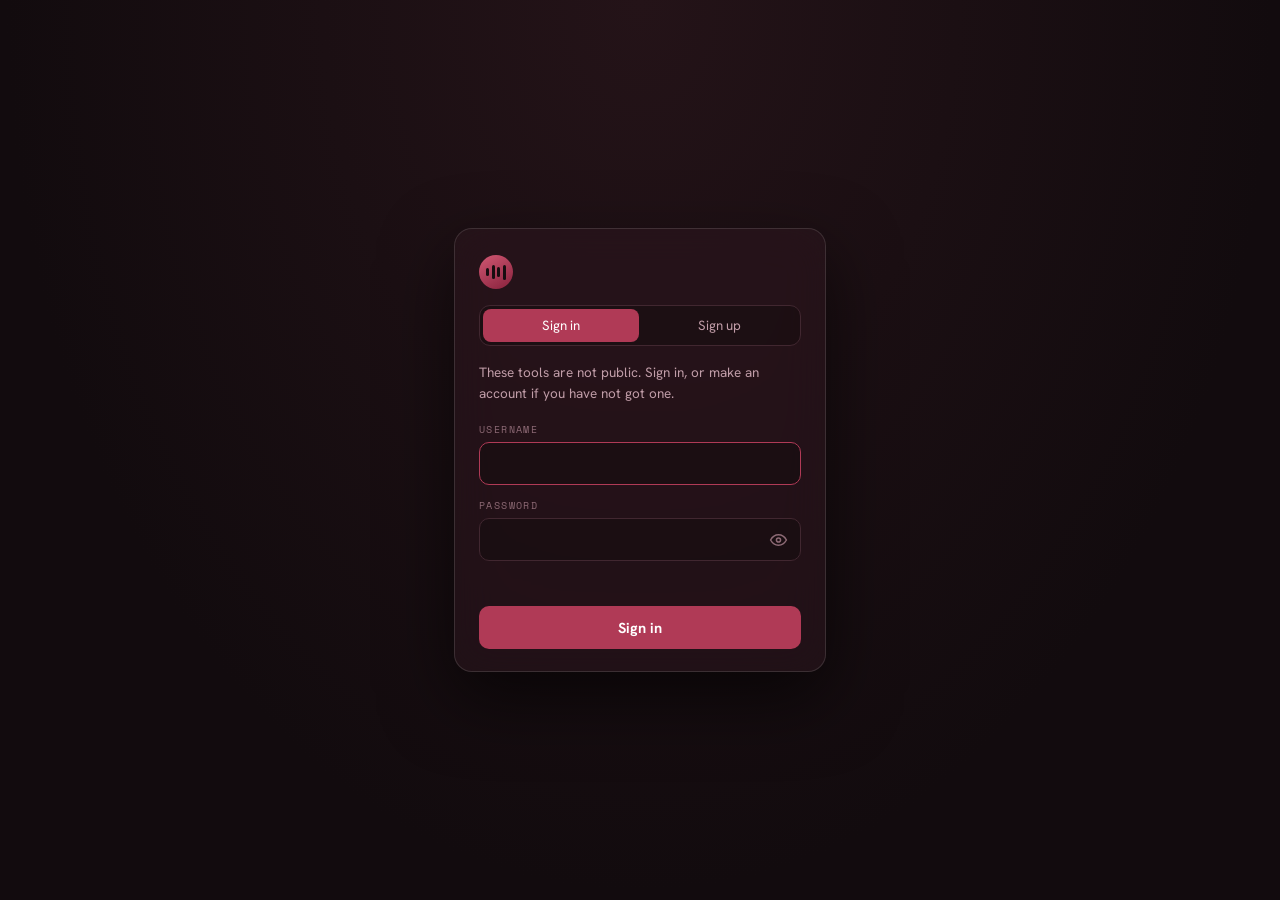
<file: tools/whattodo/index.html>
<!DOCTYPE html>
<html lang="en">
<head>
<meta charset="UTF-8">
<meta name="viewport" content="width=device-width, initial-scale=1.0, viewport-fit=cover">
<meta name="theme-color" content="#190c11">
<title>What To Do</title>
<link rel="icon" href="data:image/svg+xml,%3Csvg xmlns='http://www.w3.org/2000/svg' viewBox='0 0 32 32'%3E%3Crect width='32' height='32' rx='8' fill='%23b03a56'/%3E%3Cg fill='%23170d10'%3E%3Crect x='8' y='13' width='3' height='8' rx='1.5'/%3E%3Crect x='13' y='9' width='3' height='14' rx='1.5'/%3E%3Crect x='18' y='11' width='3' height='10' rx='1.5'/%3E%3Crect x='23' y='8' width='3' height='15' rx='1.5'/%3E%3C/g%3E%3C/svg%3E">
<link rel="preconnect" href="https://fonts.googleapis.com">
<link rel="preconnect" href="https://fonts.gstatic.com" crossorigin>
<link href="https://fonts.googleapis.com/css2?family=Bricolage+Grotesque:opsz,wght@12..96,700;12..96,800&family=Hanken+Grotesk:wght@400;500;600;700&family=Space+Mono:wght@400;700&display=swap" rel="stylesheet">
<script src="../_lib/owner-config.js"></script>
<script src="../_lib/owner.js"></script>
<script src="../_lib/supabase-config.js"></script>
<script src="../_lib/db.js"></script>
<script src="../_lib/access-config.js"></script>
<script src="../_lib/access.js"></script>
<script>Access.protect({ owner: true });</script>
<script src="../_lib/authgate.js"></script>
<script src="todo.js"></script>
<style>
  :root{
    /* rose - the one accent the other tools had not taken, and it ties back to
       the site's own burgundy */
    --navy:#2a121b;--navy-2:#3a1826;--accent:#d4547a;--accentB:#e87b9c;--accentD:#a63558;--accent-ink:#1d0610;
    --bg:#190c11;--card:#25131b;--card-2:#1f0f16;--line:#3a1e29;--line3:#502c3a;
    --text:#f6eaef;--muted:#ad8b98;--zebra:rgba(255,255,255,.018);
    --ok:#34c98b;--warn:#f2764a;--info:#4f9bf0;--idle:#8d7480;
    --glow:rgba(212,84,122,.5);--glowSoft:rgba(212,84,122,.28);
  }
  html[data-theme="light"]{
    --navy:#3a1826;--navy-2:#4a2030;--accent:#b03a5e;--accentB:#d4547a;--accentD:#8a2745;--accent-ink:#ffffff;
    --bg:#faf3f5;--card:#ffffff;--card-2:#fdf7f9;--line:#e8d6dd;--line3:#d4b8c3;
    --text:#2a121b;--muted:#7a5e69;--zebra:rgba(0,0,0,.022);
    --ok:#1f9a68;--warn:#c2542c;--info:#2f6fd0;--idle:#7a5e69;
  }
  *{box-sizing:border-box;margin:0;padding:0}
  html,body{background:var(--bg);color:var(--text);
    font-family:'Hanken Grotesk',-apple-system,BlinkMacSystemFont,'Segoe UI',Roboto,sans-serif;font-size:15px;line-height:1.5}

  /* header - same shape as the other tools, its own colour */
  .hdr{position:sticky;top:0;z-index:30;background:linear-gradient(180deg,var(--navy-2),var(--navy));
    color:#fff;padding:calc(env(safe-area-inset-top) + 12px) 16px 12px;display:flex;align-items:center;gap:10px;
    border-bottom:1px solid var(--line3);box-shadow:0 6px 26px rgba(0,0,0,.5);overflow:hidden}
  .hdr::before{content:'';position:absolute;inset:-24px 0;pointer-events:none;opacity:.5;
    background-image:linear-gradient(rgba(232,123,156,.10) 1px,transparent 1px),linear-gradient(90deg,rgba(232,123,156,.07) 1px,transparent 1px);
    background-size:24px 24px;animation:tGrid 2.8s linear infinite}
  @keyframes tGrid{to{transform:translateY(24px)}}
  .hdr>*{position:relative;z-index:1}
  .hdr .logo{width:30px;height:30px;border-radius:50%;background:linear-gradient(150deg,var(--accentB),var(--accentD));
    display:grid;place-items:center;font-weight:800;color:#fff0f5;font-size:14px;flex-shrink:0;
    box-shadow:0 0 18px var(--glow);animation:tFloat 4.5s ease-in-out infinite}
  @keyframes tFloat{0%,100%{transform:translateY(0)}50%{transform:translateY(-3px)}}
  .hdr h1{font-family:'Bricolage Grotesque',sans-serif;font-size:18px;font-weight:700;margin-right:auto;white-space:nowrap;color:#fff}
  .hdr h1::after{content:'\2588';color:var(--accentB);margin-left:6px;animation:tCaret 1s steps(1,end) infinite}
  @keyframes tCaret{0%,49%{opacity:1}50%,100%{opacity:0}}
  .pill{font-family:'Space Mono',monospace;font-size:11.5px;background:rgba(0,0,0,.32);border:1px solid var(--line3);
    color:#f0d8e2;border-radius:999px;padding:5px 12px;white-space:nowrap;display:inline-flex;align-items:center;gap:7px}
  .pill::before{content:'';width:7px;height:7px;border-radius:50%;background:var(--accentB);animation:tLed 1.6s ease-in-out infinite}
  @keyframes tLed{0%,100%{opacity:.35}50%{opacity:1}}
  .pill b{color:var(--accentB)}
  .theme{background:none;border:1px solid var(--line3);color:#fff;border-radius:9px;width:34px;height:34px;
    font-size:15px;cursor:pointer;flex-shrink:0;transition:border-color .2s ease,transform .2s ease}
  .theme:hover{border-color:var(--accentB);transform:scale(1.06)}

  .tabs{position:sticky;top:55px;z-index:25;display:flex;gap:4px;overflow-x:auto;padding:10px 14px;
    background:var(--bg);border-bottom:1px solid var(--line);scrollbar-width:none}
  .tabs::-webkit-scrollbar{display:none}
  .tab{flex-shrink:0;border:1px solid var(--line);background:var(--card-2);color:var(--muted);border-radius:9px;
    padding:8px 14px;font-size:13px;font-weight:600;cursor:pointer;white-space:nowrap;font-family:inherit;
    transition:transform .15s ease,border-color .15s ease,color .15s ease}
  .tab:hover{transform:translateY(-1px);border-color:var(--accent);color:var(--text)}
  .tab.on{background:var(--accent);color:var(--accent-ink);border-color:transparent;box-shadow:0 6px 16px var(--glowSoft)}

  main{max-width:860px;margin:0 auto;padding:18px 14px calc(env(safe-area-inset-bottom) + 40px)}
  @keyframes rise{0%{opacity:0;transform:translateY(12px)}100%{opacity:1;transform:none}}

  .panel{background:var(--card);border:1px solid var(--line);border-radius:14px;padding:18px;margin-bottom:16px;
    animation:rise .4s ease both}
  .panel h2{font-family:'Bricolage Grotesque',sans-serif;font-size:17px;margin-bottom:6px;display:flex;align-items:center;gap:9px}
  .panel h2 .dot{width:7px;height:7px;border-radius:50%;background:var(--accentB)}
  .panel h2 .tag{margin-left:auto;font-family:'Space Mono',monospace;font-size:11px;color:var(--muted);font-weight:400}
  .note{color:var(--muted);font-size:13px;line-height:1.55}

  /* the reminder bar */
  .remind{display:flex;align-items:center;gap:12px;flex-wrap:wrap;
    background:var(--card-2);border:1px solid var(--line);border-radius:12px;padding:12px 14px;margin-bottom:16px}
  .remind .lab{font-family:'Space Mono',monospace;font-size:10.5px;letter-spacing:.08em;text-transform:uppercase;color:var(--muted)}
  .remind .next{font-family:'Space Mono',monospace;font-size:12.5px;color:var(--accentB);margin-left:auto}
  .btn{border:1px solid var(--line3);background:none;color:var(--text);border-radius:9px;padding:7px 13px;
    font-size:12.5px;font-weight:600;cursor:pointer;font-family:inherit;
    transition:border-color .18s ease,transform .18s ease,background .18s ease}
  .btn:hover{border-color:var(--accent);transform:translateY(-1px)}
  .btn.on{background:var(--accent);color:var(--accent-ink);border-color:transparent}
  .btn.stop{background:var(--warn);color:#1c0a03;border-color:transparent;animation:almPulse 1.1s ease-in-out infinite}
  @keyframes almPulse{0%,100%{box-shadow:0 0 0 0 rgba(242,118,74,.55)}70%{box-shadow:0 0 0 9px rgba(242,118,74,0)}}
  .btn:disabled{opacity:.4;cursor:default;transform:none;border-color:var(--line)}
  .btn:disabled:hover{border-color:var(--line);transform:none}

  /* the month */
  .cal{background:var(--card);border:1px solid var(--line);border-radius:14px;padding:16px;margin-bottom:16px;
    animation:rise .4s ease both}
  .cal-head{display:flex;align-items:center;gap:9px;margin-bottom:14px}
  .cal-title{font-family:'Bricolage Grotesque',sans-serif;font-size:17px;font-weight:700;margin-right:auto}
  .cal-title span{font-family:'Space Mono',monospace;font-size:12px;font-weight:400;color:var(--muted);
    margin-left:8px;white-space:nowrap}
  .cal-nav{border:1px solid var(--line3);background:none;color:var(--text);border-radius:8px;width:32px;height:32px;
    cursor:pointer;font-size:14px;font-family:inherit;flex-shrink:0;
    transition:border-color .18s ease,transform .18s ease}
  .cal-nav:hover{border-color:var(--accent);transform:translateY(-1px)}
  .cal-grid{display:grid;grid-template-columns:repeat(7,1fr);gap:5px}
  .cal-dow{font-family:'Space Mono',monospace;font-size:10px;letter-spacing:.08em;text-transform:uppercase;
    color:var(--muted);text-align:center;padding-bottom:5px}
  .cal-day{position:relative;aspect-ratio:1;border:1px solid var(--line);background:var(--card-2);border-radius:9px;
    padding:5px 6px;cursor:pointer;display:flex;flex-direction:column;font-family:'Space Mono',monospace;
    font-size:12px;color:var(--text);transition:border-color .16s ease,transform .16s ease,background .16s ease}
  .cal-day:hover{border-color:var(--accent);transform:translateY(-1px)}
  .cal-day.out{opacity:.3}
  .cal-day.today{border-color:var(--accentB)}
  .cal-day.today .num{color:var(--accentB);font-weight:700}
  .cal-day.sel{background:var(--accent);border-color:transparent;color:var(--accent-ink)}
  .cal-day.sel .num,.cal-day.sel .cal-more{color:var(--accent-ink)}
  .cal-day .num{line-height:1}
  .cal-dots{display:flex;flex-wrap:wrap;align-content:flex-end;gap:3px;margin-top:auto}
  .cal-dot{width:6px;height:6px;border-radius:50%;background:var(--accentB);flex-shrink:0}
  .cal-dot.over{background:var(--warn)}
  .cal-dot.soon{background:#e8a13c}
  .cal-day.sel .cal-dot{background:var(--accent-ink)}
  .cal-more{font-size:9px;color:var(--muted);line-height:1}
  .cal-key{display:flex;flex-wrap:wrap;gap:14px;margin-top:13px;padding-top:12px;border-top:1px solid var(--line);
    font-family:'Space Mono',monospace;font-size:10.5px;letter-spacing:.05em;color:var(--muted)}
  .cal-key i{display:inline-block;width:7px;height:7px;border-radius:50%;margin-right:6px;vertical-align:middle}
  .day-head{font-family:'Space Mono',monospace;font-size:11px;letter-spacing:.1em;text-transform:uppercase;
    color:var(--muted);margin:0 0 10px 2px}

  /* a task */
  .task{display:flex;align-items:flex-start;gap:13px;background:var(--card);border:1px solid var(--line);
    border-left:3px solid var(--accent);border-radius:12px;padding:14px 15px;margin-bottom:10px;
    animation:rise .35s ease both}
  .task.over{border-left-color:var(--warn)}
  .task.soon{border-left-color:#e8a13c}
  .task .body{flex:1;min-width:0}
  .task .t{font-size:15.5px;font-weight:600;line-height:1.35;word-break:break-word}
  .task .n{color:var(--muted);font-size:13px;margin-top:3px;white-space:pre-wrap;word-break:break-word}
  /* the steps under a heading - each one its own box, cleared on its own */
  .steps{display:flex;flex-direction:column;gap:2px;margin-top:7px}
  .step{display:flex;align-items:flex-start;gap:9px;padding:3px 6px;margin-left:-6px;
    border-radius:7px;cursor:pointer;font-size:13.5px;line-height:1.45;color:var(--text)}
  .step:hover{background:var(--card-2)}
  .step input{margin:2px 0 0;width:15px;height:15px;flex-shrink:0;accent-color:var(--accent);cursor:pointer}
  .step.on span{text-decoration:line-through;text-decoration-color:var(--line3);color:var(--muted)}
  /* how much of the heading is left, so a long list reads at a glance */
  .task .count{font-family:'Space Mono',monospace;font-size:10.5px;font-weight:400;
    border:1px solid var(--line3);border-radius:6px;padding:1px 6px;margin-left:8px;
    color:var(--muted);vertical-align:middle;white-space:nowrap}
  .task .count.all{border-color:var(--ok);color:var(--ok)}
  .task .when{font-family:'Space Mono',monospace;font-size:11px;letter-spacing:.04em;margin-top:7px;color:var(--muted)}
  .task .when b{color:var(--warn);font-weight:400}
  .tick{flex-shrink:0;width:26px;height:26px;border-radius:50%;border:2px solid var(--line3);background:none;
    cursor:pointer;display:grid;place-items:center;color:transparent;font-size:14px;margin-top:2px;
    transition:border-color .18s ease,background .18s ease,color .18s ease,transform .18s ease}
  .tick:hover{border-color:var(--ok);color:var(--ok);transform:scale(1.08)}
  @keyframes tickOff{to{opacity:0;transform:translateX(26px) scale(.96)}}
  .task.going{animation:tickOff .32s ease forwards;pointer-events:none}

  /* Done, and still on the calendar. Quiet rather than gone: the day it was
     for is worth keeping, and it should never be mistaken for outstanding. */
  .task.is-done{border-left-color:var(--ok);opacity:.62}
  .task.is-done .t{text-decoration:line-through;text-decoration-color:var(--muted)}
  .task.is-done .when{color:var(--ok)}
  .tick.back{border-color:var(--ok);color:var(--ok);font-size:13px}
  .tick.back:hover{background:rgba(52,201,139,.14)}
  .cal-dot.done{background:var(--ok);opacity:.55}

  /* changing one already on the list */
  .task .edit{flex-shrink:0;align-self:center;background:none;border:1px solid var(--line3);
    border-radius:8px;color:var(--muted);cursor:pointer;font-family:inherit;font-size:12px;
    font-weight:600;padding:5px 11px;transition:border-color .16s ease,color .16s ease}
  .task .edit:hover{border-color:var(--accent);color:var(--text)}
  .addrow{display:flex;gap:9px;align-items:center;flex-wrap:wrap}
  .addrow .go{flex:0 1 auto}

  /* add form */
  .field{margin-bottom:13px}
  .field label{display:block;font-family:'Space Mono',monospace;font-size:10.5px;letter-spacing:.08em;
    text-transform:uppercase;color:var(--muted);margin-bottom:5px}
  .field input,.field textarea{width:100%;background:var(--card-2);color:var(--text);border:1px solid var(--line);
    border-radius:9px;padding:10px 12px;font-size:14.5px;font-family:inherit;outline:none;
    transition:border-color .18s ease}
  .field input:focus,.field textarea:focus{border-color:var(--accent)}
  .field textarea{min-height:78px;resize:vertical}
  .go{background:var(--accent);color:var(--accent-ink);border:none;border-radius:10px;padding:12px 20px;
    font-size:14px;font-weight:700;cursor:pointer;font-family:inherit;
    transition:transform .18s ease,box-shadow .18s ease}
  .go:hover{transform:translateY(-1px);box-shadow:0 8px 20px var(--glowSoft)}
  .go:disabled{opacity:.5;cursor:default;transform:none;box-shadow:none}

  .empty{text-align:center;color:var(--muted);padding:46px 20px;font-size:14.5px;line-height:1.6}
  .empty .big{font-size:38px;margin-bottom:10px;opacity:.65}
  .err{border:1px solid var(--warn);border-radius:12px;padding:14px 16px;color:var(--text);
    background:rgba(242,118,74,.08);font-size:14px;line-height:1.6}

  footer{margin-top:26px;padding-top:16px;border-top:1px solid var(--line);
    color:var(--muted);font-size:12.5px;line-height:1.7}
  footer a{color:var(--accent);text-decoration:none}
  footer a:hover{text-decoration:underline}

  .toast{position:fixed;left:50%;bottom:24px;transform:translate(-50%,20px);background:var(--navy-2);
    color:#fff;border:1px solid var(--line3);border-radius:10px;padding:11px 18px;font-size:13.5px;
    opacity:0;pointer-events:none;transition:opacity .2s ease,transform .2s ease;z-index:120;max-width:90vw;text-align:center}
  .toast.show{opacity:1;transform:translate(-50%,0)}
  @media (prefers-reduced-motion:reduce){*{animation:none !important}}

  /* the site's mark, and the way back to it */
  .hdr .logo{width:30px;height:30px;border-radius:50%;flex-shrink:0;
    background:linear-gradient(150deg,#d15873,#87213c) !important;
    display:flex;align-items:center;justify-content:center;gap:2.4px;
    box-shadow:0 0 16px rgba(176,58,86,.45) !important;text-decoration:none;font-size:0;
    padding:0;border:none;cursor:pointer;
    transition:transform .18s ease,box-shadow .18s ease}
  .hdr .logo:hover{transform:scale(1.09);box-shadow:0 0 24px rgba(176,58,86,.75)}
  .hdr .logo:focus-visible{outline:2px solid #f7edf0;outline-offset:3px}
  .hdr .logo i{width:2.6px;border-radius:2px;background:#170d10;display:block}
  .hdr .logo i:nth-child(1){height:7px}
  .hdr .logo i:nth-child(2){height:12px}
  .hdr .logo i:nth-child(3){height:9px}
  .hdr .logo i:nth-child(4){height:13px}
  @media (prefers-reduced-motion:reduce){.hdr .logo{transition:none}}

  /* the site's name beside its mark, both leading home */
  .hdr .brand{display:flex;align-items:center;gap:9px;text-decoration:none;color:inherit;
    flex-shrink:0;transition:opacity .18s ease}
  .hdr .brand:hover{opacity:.86}
  .hdr .brand:focus-visible{outline:2px solid #f7edf0;outline-offset:4px;border-radius:10px}
  .hdr .bname{font-family:'Bricolage Grotesque',sans-serif;font-weight:700;font-size:16px;
    letter-spacing:-0.02em;color:#fff;white-space:nowrap}
  /* the site's name and the tool's are different things, so they are kept apart */
  .hdr .hsep{width:1px;height:19px;background:rgba(255,255,255,.2);flex-shrink:0;margin:0 1px}
  /* the mark is inside the link now, so the lift belongs to the whole brand */
  .hdr .brand:hover .logo{transform:scale(1.06)}
  /* on a narrow screen the tool's own name is the one worth keeping */

  /* What a cramped header gives up, and in what order. The status pill is the
     most expendable thing in it - it was taking half the bar and squeezing the
     tool name down to "Site Ac…" long before the site name joined it. */
  .hdr h1{flex:0 1 auto;min-width:7ch}
  .hdr .pill{flex:0 1 auto;min-width:0;overflow:hidden;text-overflow:ellipsis}
  @media (max-width:820px){ .hdr .bname,.hdr .hsep{display:none} }
  @media (max-width:700px){ .hdr .pill{display:none} }
</style>
</head>
<body>
<header class="hdr">
  <a class="brand" href="../../" title="Emortia · back to the site" aria-label="Emortia · back to the site">
    <span class="logo"><i></i><i></i><i></i><i></i></span>
    <span class="bname">Emortia</span>
  </a>
  <span class="hsep" aria-hidden="true"></span>
  <h1>What To Do</h1>
  <span class="pill" id="pill">loading…</span>
  <button class="theme" id="themeBtn" aria-label="Toggle theme">☾</button>
</header>
<div class="tabs" id="tabs"></div>
<main><div id="view"></div><footer></footer></main>
<div class="toast" id="toast"></div>

<script>
/* ============================================================
   What To Do - a first pass. Tasks live in the shared database so
   the same list shows on every device, and ticking one off on the
   phone clears it from the laptop.
   ============================================================ */
const $ = id => document.getElementById(id);
const esc = s => String(s == null ? '' : s).replace(/[&<>"]/g, c => ({'&':'&amp;','<':'&lt;','>':'&gt;','"':'&quot;'}[c]));
let TODOS = [], ACTIVE = 'Dashboard', BUSY = false, LOAD_ERR = null;

/* ---------- theme (shared key with the other tools) ---------- */
const THEME_KEY = 'office_tool_theme';
function applyTheme(t){ document.documentElement.dataset.theme = t; $('themeBtn').textContent = t === 'dark' ? '☀' : '☾';
  try { localStorage.setItem(THEME_KEY, t); } catch(e){} }
applyTheme(localStorage.getItem(THEME_KEY) || (matchMedia('(prefers-color-scheme: dark)').matches ? 'dark' : 'light'));
$('themeBtn').onclick = () => applyTheme(document.documentElement.dataset.theme === 'dark' ? 'light' : 'dark');

let tt; function toast(m, ms){ const t = $('toast'); t.textContent = m; t.classList.add('show');
  clearTimeout(tt); tt = setTimeout(() => t.classList.remove('show'), ms || 2400); }

/* ---------- time helpers ---------- */
const pending = () => TODOS.filter(t => !t.done);
function whenText(due){
  if (!due) return { text:'no deadline', state:'' };
  const d = new Date(due), now = Date.now(), diff = d - now;
  const mins = Math.round(Math.abs(diff) / 60000);
  const rel = mins < 60 ? mins + ' min'
            : mins < 1440 ? Math.round(mins / 60) + ' h'
            : Math.round(mins / 1440) + ' d';
  const stamp = d.toLocaleString([], { day:'2-digit', month:'short', hour:'2-digit', minute:'2-digit' });
  if (diff < 0) return { text: stamp + ' · ' + rel + ' overdue', state:'over' };
  if (diff < 3600e3) return { text: stamp + ' · in ' + rel, state:'soon' };
  return { text: stamp + ' · in ' + rel, state:'' };
}

/* ---------- the month ----------
   A job with a deadline belongs on a date, so the calendar is the first thing
   you see. Jobs without one cannot be drawn on a grid, so they are listed
   under it rather than quietly dropped - undated is not the same as done. */
const DOW = ['Mon','Tue','Wed','Thu','Fri','Sat','Sun'];
let CAL_M = null;      // the first of the month on screen
let CAL_SEL = null;    // the day picked out, as yyyy-mm-dd

const dayKey = d => { const x = new Date(d);
  return x.getFullYear() + '-' + String(x.getMonth() + 1).padStart(2, '0') + '-' + String(x.getDate()).padStart(2, '0'); };

/* The calendar keeps everything that had a date, ticked off or not. The
   dashboard is what is left to do; the calendar is what the month held. A job
   finished on Tuesday still happened on Tuesday, and a month that empties
   itself as you work through it cannot tell you what you did. */
/* Nothing carries a deadline any more, so a job sits on the day it was
   cleared once it has been, and on the day it was written down until then.
   That reads as a record of the month either way: what was taken on, and what
   was got through. A job old enough to still have a deadline keeps using it. */
function tasksByDay(){
  const m = new Map();
  for (const t of TODOS){
    const at = window.TodoCore.calendarDate(t);
    if (!at) continue;
    const k = dayKey(at);
    if (!m.has(k)) m.set(k, []);
    m.get(k).push(t);
  }
  /* still to do first, then by the hour within the day */
  for (const list of m.values())
    list.sort((a, b) => (a.done === b.done
      ? new Date(window.TodoCore.calendarDate(a)) - new Date(window.TodoCore.calendarDate(b))
      : (a.done ? 1 : -1)));
  return m;
}
/* every job lands on a day now, so nothing is left over to list underneath */
const undated = () => [];
function dayState(t){
  if (t.done) return 'done';
  if (!t.due) return '';
  const diff = new Date(t.due) - Date.now();
  return diff < 0 ? 'over' : diff < 3600e3 ? 'soon' : '';
}
function monthLabel(d){ return d.toLocaleDateString([], { month:'long', year:'numeric' }); }

/* ---------- tabs ---------- */
function buildTabs(){
  /* what is left to do first, then adding one, then the month */
  const all = ['Dashboard', 'Add To Do', 'Calendar'];
  $('tabs').innerHTML = all.map(n =>
    '<button class="tab' + (n === ACTIVE ? ' on' : '') + '" data-t="' + n + '">' + n + '</button>').join('');
  [...$('tabs').children].forEach(b => b.onclick = () => { ACTIVE = b.dataset.t; buildTabs(); render(); });
}
function refreshPill(){
  const n = pending().length;
  $('pill').innerHTML = '<b>' + n + '</b> pending' + (REMIND ? ' · reminding' : '');
}

/* ============================================================
   Reminders - every 15 minutes while this page is open.

   Worth being straight about the limit: with no server pushing to
   your phone, a browser can only remind you while the tab is
   alive. Closing it stops the reminders. Making them arrive with
   the tab shut needs push, which needs a server - a later job.
   ============================================================ */
const EVERY = 15 * 60 * 1000;
const REMIND_KEY = 'whattodo_remind';
const SOUND_KEY = 'whattodo_sound';
let REMIND = false, SOUND = true, timer = null, nextAt = 0, tick = null;

function canNotify(){ return typeof Notification !== 'undefined'; }

/* ---------- the ring ----------
   Synthesised rather than a file: nothing to download, works offline, and no
   sound sitting in the repo. A browser will not let a page make noise until
   it has been interacted with, so the context is opened on the click that
   turns reminders on - which is also why that click plays a short preview.
   Audio is not throttled the way animation is, so this still sounds with the
   tab in the background. It cannot sound with the tab closed. */
let AC = null, MASTER = null;
/* Nine partials and a hammer strike all landing at once add up, and a single
   strike was already peaking at 0.96 of full scale. Everything goes through a
   limiter so it cannot clip and crackle however many strikes overlap. */
function master(ctx){
  if (!MASTER){
    const comp = ctx.createDynamicsCompressor();
    comp.threshold.setValueAtTime(-8, ctx.currentTime);
    comp.knee.setValueAtTime(6, ctx.currentTime);
    comp.ratio.setValueAtTime(12, ctx.currentTime);
    comp.attack.setValueAtTime(0.002, ctx.currentTime);
    comp.release.setValueAtTime(0.20, ctx.currentTime);
    const g = ctx.createGain(); g.gain.setValueAtTime(0.85, ctx.currentTime);
    comp.connect(g); g.connect(ctx.destination);
    MASTER = comp;
  }
  return MASTER;
}
function audioCtx(){
  try {
    if (!AC) AC = new (window.AudioContext || window.webkitAudioContext)();
    if (AC.state === 'suspended') AC.resume();
  } catch(e){ return null; }
  return AC;
}
/* A tower bell.

   What makes a bell sound like struck metal rather than an organ is that its
   partials are not whole multiples of the note. A founder tunes them to the
   old ratios - hum an octave below, then prime, tierce a minor third above
   (which is why a big bell always sounds sombre), quint, and nominal an octave
   up. The high inharmonic ones give the clang and die away quickly while the
   hum hangs on for seconds. Each is detuned a hair so they beat against each
   other, which is the shimmer you hear from a real one.

   Plus the hammer itself: a scrap of filtered noise, gone in a moment. Without
   it the bell sounds blown rather than struck. */
const BELL = [
  { r:0.50, g:1.00, d:5.0 },   // hum
  { r:1.00, g:0.90, d:4.2 },   // prime
  { r:1.20, g:0.55, d:2.6 },   // tierce - the minor third
  { r:1.50, g:0.40, d:2.0 },   // quint
  { r:2.00, g:0.62, d:1.7 },   // nominal
  { r:2.52, g:0.24, d:1.0 },
  { r:3.01, g:0.19, d:0.75 },
  { r:4.17, g:0.13, d:0.45 },
  { r:5.43, g:0.09, d:0.30 }
];
/* Everything that gets scheduled is kept, so a minute of chiming already on
   the audio clock can still be cut off when Stop is pressed. */
let scheduled = [];
function keep(node){ scheduled.push(node); return node; }
function killScheduled(){
  for (const n of scheduled){ try { n.stop(0); } catch(e){} }
  scheduled = [];
}

let noiseBuf = null;
function hammer(ctx, at, level, tone){
  if (!noiseBuf){
    noiseBuf = ctx.createBuffer(1, Math.floor(ctx.sampleRate * 0.06), ctx.sampleRate);
    const d = noiseBuf.getChannelData(0);
    for (let i = 0; i < d.length; i++) d[i] = (Math.random() * 2 - 1) * (1 - i / d.length);
  }
  const src = ctx.createBufferSource(), bp = ctx.createBiquadFilter(), g = ctx.createGain();
  src.buffer = noiseBuf;
  bp.type = 'bandpass'; bp.frequency.setValueAtTime(tone || 2600, at); bp.Q.setValueAtTime(1.1, at);
  g.gain.setValueAtTime(level, at);
  g.gain.exponentialRampToValueAtTime(0.0001, at + 0.09);
  src.connect(bp); bp.connect(g); g.connect(master(ctx));
  src.start(at); src.stop(at + 0.09); keep(src);
}
/* base is the prime. `hold` scales every partial's decay, which is the whole
   difference between a quarter bell and the hour bell. */
function strikePartials(ctx, at, base, level, hold){
  for (const p of BELL){
    const o = ctx.createOscillator(), g = ctx.createGain();
    const d = p.d * (hold || 1);
    o.type = 'sine';
    o.frequency.setValueAtTime(base * p.r * (1 + (Math.random() - 0.5) * 0.005), at);
    g.gain.setValueAtTime(0.0001, at);
    g.gain.exponentialRampToValueAtTime(Math.max(0.0002, level * p.g), at + 0.005);
    g.gain.exponentialRampToValueAtTime(0.0001, at + d);
    o.connect(g); g.connect(master(ctx));
    o.start(at); o.stop(at + d + 0.05); keep(o);
  }
}
/* ---------- Big Ben ----------
   Westminster Quarters. The tune lives on four quarter bells in E major, and
   the hour is struck on the great bell - the one actually named Big Ben,
   which sounds E an octave and a half below.

   The phrases are the real ones. At the hour the tower plays four of them,
   sixteen strokes, and only then strikes the hour. A quarter past gets one
   phrase - which happens to be exactly what this tool wants for a fifteen
   minute nudge, so the quarter chime is the nudge and the full hour sequence
   is the alarm. */
const WQ = { B: 246.94, E: 329.63, Fs: 369.99, Gs: 415.30 };   // B3 E4 F#4 G#4
const WQ_QUARTER = ['Gs','Fs','E','B'];
const WQ_HOUR = [
  ['E','Gs','Fs','B'],
  ['E','Fs','Gs','E'],
  ['Gs','E','Fs','B'],
  ['B','Fs','Gs','E']
];
const GREAT_HZ = 82.41;          // E2 - the hour bell
const NOTE_GAP = 1.15, PHRASE_GAP = 2.05, HOUR_GAP = 4.6;

/* The quarter bells are smaller: brighter, and they let go sooner. */
function quarterBell(ctx, at, hz, level){
  hammer(ctx, at, level * 0.35, 3200);
  strikePartials(ctx, at, hz, level, 0.55);
}
/* The great bell is the opposite: slow to speak and slow to die. */
function greatBell(ctx, at, level){
  hammer(ctx, at, level * 0.45, 1800);
  strikePartials(ctx, at, GREAT_HZ, level, 1.8);
}

const ALARM_FOR = 60 * 1000;
let alarmEnds = 0, alarmTick = null, alarmStop = null;
const alarming = () => !!alarmStop;

function startAlarm(ms){
  stopAlarm(true);
  const ctx = audioCtx(); if (!ctx) return;
  const span = (ms || ALARM_FOR) / 1000;
  alarmEnds = Date.now() + span * 1000;

  /* Scheduled on the audio clock rather than by timer, because a melody drifts
     audibly if each note waits on setInterval. Every node is kept so the whole
     lot can be cut off - otherwise Stop would leave a minute of Westminster
     already committed and no way to call it back. */
  const t0 = ctx.currentTime + 0.06, endAt = t0 + span;
  let t = t0;
  for (const phrase of WQ_HOUR){
    for (const n of phrase){
      if (t < endAt) quarterBell(ctx, t, WQ[n], 0.20);
      t += NOTE_GAP;
    }
    t += PHRASE_GAP - NOTE_GAP;
  }
  t += 0.7;                                   // the pause before the hour strikes
  while (t < endAt){ greatBell(ctx, t, 0.34); t += HOUR_GAP; }

  alarmStop = () => killScheduled();
  if (navigator.vibrate) navigator.vibrate([260, 140, 200]);
  alarmTick = setInterval(() => {
    if (Date.now() >= alarmEnds){ stopAlarm(); return; }
    const el = $('almLeft'); if (el) el.textContent = alarmLeft();
  }, 500);
  render();
}
function stopAlarm(quiet){
  if (alarmStop) alarmStop();
  clearInterval(alarmTick);
  alarmTick = null; alarmStop = null; alarmEnds = 0;
  if (navigator.vibrate) navigator.vibrate(0);
  if (!quiet) render();
}
function alarmLeft(){
  return Math.max(0, Math.ceil((alarmEnds - Date.now()) / 1000)) + 's';
}
/* The quarter chime - one phrase, which is literally what a clock tower plays
   at a quarter past, and this nudges every fifteen minutes. */
function chime(){
  const ctx = audioCtx(); if (!ctx) return;
  let t = ctx.currentTime + 0.05;
  for (const n of WQ_QUARTER){ quarterBell(ctx, t, WQ[n], 0.17); t += NOTE_GAP; }
  if (navigator.vibrate) navigator.vibrate(180);
}
function ring(urgent){ if (urgent) startAlarm(); else chime(); }
function setSound(on){
  SOUND = on;
  try { localStorage.setItem(SOUND_KEY, on ? '1' : '0'); } catch(e){}
  if (on) ring(false);                    // preview, and unlock audio on this click
  render();
}
function fire(){
  const list = pending();
  nextAt = Date.now() + EVERY;
  if (!list.length) return;                       // nothing to nag about
  const overdue = list.filter(t => t.due && new Date(t.due) < new Date()).length;
  const head = list.length + (list.length === 1 ? ' job pending' : ' jobs pending')
             + (overdue ? ' · ' + overdue + ' overdue' : '');
  const body = list.slice(0, 4).map(t => '• ' + t.title).join('\n')
             + (list.length > 4 ? '\n…and ' + (list.length - 4) + ' more' : '');
  if (canNotify() && Notification.permission === 'granted'){
    try { new Notification(head, { body: body, tag: 'whattodo', renotify: true }); } catch(e){}
  }
  if (SOUND) ring(overdue > 0);                   // chime, or the alarm if overdue
  toast(head, 5000);                              // always visible in-page too
  document.title = '(' + list.length + ') What To Do';
}
async function setRemind(on){
  REMIND = on;
  try { localStorage.setItem(REMIND_KEY, on ? '1' : '0'); } catch(e){}
  clearInterval(timer); clearInterval(tick); timer = tick = null;
  if (on){
    if (canNotify() && Notification.permission === 'default'){
      try { await Notification.requestPermission(); } catch(e){}
    }
    audioCtx();                                   // unlock sound on this click
    nextAt = Date.now() + EVERY;
    timer = setInterval(fire, EVERY);
    tick = setInterval(() => { const el = $('nextIn'); if (el) el.textContent = countdown(); }, 1000);
  } else {
    document.title = 'What To Do';
  }
  refreshPill(); render();
}
function countdown(){
  if (!REMIND) return 'off';
  const left = Math.max(0, nextAt - Date.now());
  const m = Math.floor(left / 60000), s = Math.floor(left % 60000 / 1000);
  return 'next in ' + m + ':' + String(s).padStart(2, '0');
}

/* ---------- data ---------- */
async function refresh(){
  const r = await window.DB.listTodos();
  TODOS = r.items; LOAD_ERR = r.error;
  refreshPill(); render();
}
/* Ticking one off takes it out of the dashboard but not out of the list: it
   is marked, not dropped, so the calendar can still show the day it was for.
   Un-ticking puts it back. */
/* Ticking one step of a heading. The step lives in the note text, so this is a
   note rewrite - and when the last one goes, the heading goes with it, which is
   the whole reason for writing jobs this way. Unticking a step on a finished
   heading puts the heading back, or a job would stay cleared with work left. */
async function markStep(id, k, want, el){
  if (BUSY) return; BUSY = true;
  const t = TODOS.find(x => x.id === id);
  if (!t){ BUSY = false; return; }
  const T = window.TodoCore;
  const before = t.note;
  const note = T.toggleItem(t.note, k, want);
  const finished = T.allItemsDone(note);
  try {
    await window.AuthGate.require();
    await window.DB.updateTodo(id, { title: t.title, note, due: t.due || null });
    t.note = note;
    /* the heading follows its steps, in both directions */
    if (finished !== !!t.done){
      await window.DB.setTodoDone(id, finished);
      t.done = finished;
      t.done_at = finished ? new Date().toISOString() : null;
    }
    refreshPill(); render();
    toast(finished ? 'All done – “' + t.title + '” is cleared'
                   : (want ? 'Step done' : 'Step back on the list'));
  } catch (err){
    t.note = before;
    if (el) el.checked = !want;                 // put the box back as it was
    toast(err.message, 6000);
  } finally { BUSY = false; }
}

async function markDone(id, el, done){
  if (BUSY) return; BUSY = true;
  const want = done === undefined ? true : !!done;
  const card = el.closest('.task');
  if (want && card) card.classList.add('going');   // let it slide out before the list redraws
  try {
    await window.AuthGate.require();
    await window.DB.setTodoDone(id, want);
    const t = TODOS.find(x => x.id === id);
    if (t){ t.done = want; t.done_at = want ? new Date().toISOString() : null; }
    if (!pending().some(x => x.due && new Date(x.due) < new Date())) stopAlarm(true);
    setTimeout(() => { refreshPill(); render(); }, want ? 300 : 0);
    toast(want ? 'Done' : 'Back on the list');
  } catch (err){
    if (card) card.classList.remove('going');
    toast(err.message, 6000);
  } finally { BUSY = false; }
}

/* ---------- changing one that is already on the list ---------- */
let EDIT_ID = null;      // the job being edited, if any

function startEdit(id){
  const t = TODOS.find(x => x.id === id); if (!t) return;
  EDIT_ID = id;
  ACTIVE = 'Add To Do';
  buildTabs(); render();
  window.scrollTo({ top: 0, behavior: 'smooth' });
}
function cancelEdit(){ EDIT_ID = null; render(); }

/* a datetime-local wants the local clock, not the Z the database keeps */
function forInput(due){
  if (!due) return '';
  const d = new Date(due);
  const p = n => String(n).padStart(2, '0');
  return d.getFullYear() + '-' + p(d.getMonth()+1) + '-' + p(d.getDate()) +
         'T' + p(d.getHours()) + ':' + p(d.getMinutes());
}

/* ---------- views ---------- */
function taskHTML(t){
  const w = whenText(t.due);
  const done = !!t.done;
  const T = window.TodoCore;

  /* The note is a checklist. The title is the heading someone wrote and the
     note is the steps under it, cleared one at a time - so each line gets its
     own box rather than sitting in a paragraph nobody can tick. */
  const items = T.noteItems(t.note);
  const ticked = items.filter(i => i.done).length;
  const steps = items.length
    ? '<div class="steps">' + items.map((it, k) =>
        '<label class="step' + (it.done ? ' on' : '') + '">' +
          '<input type="checkbox" data-step="' + esc(t.id) + '" data-k="' + k + '"' +
            (it.done ? ' checked' : '') + '>' +
          '<span>' + esc(it.text) + '</span></label>').join('') +
      '</div>' : '';

  /* Added, and cleared once it has been - the two dates that were asked for
     and the two that are actually worth knowing. */
  const dates = T.dateLine(t);

  return '<div class="task ' + (done ? 'is-done' : w.state) + '">' +
    (done
      ? '<button class="tick back" data-undo="' + esc(t.id) + '" title="Put it back on the list">↩</button>'
      : '<button class="tick" data-id="' + esc(t.id) + '" title="Mark done">✓</button>') +
    '<div class="body"><div class="t">' + esc(t.title) +
      (items.length ? '<span class="count' + (ticked === items.length ? ' all' : '') + '">' +
        ticked + '/' + items.length + '</span>' : '') + '</div>' +
    steps +
    (dates ? '<div class="when">' + esc(dates) + '</div>' : '') +
    /* an old job still carrying a deadline keeps showing it */
    (!done && t.due ? '<div class="when">' +
      (w.state === 'over' ? '<b>' + esc(w.text) + '</b>' : esc(w.text)) + '</div>' : '') +
    '</div>' +
    '<button class="edit" data-edit="' + esc(t.id) + '" title="Change it">Edit</button>' +
    '</div>';
}
/* The control strip. Stop sits here whether or not anything is ringing - a
   button you have to go looking for once the bell has started is no use, and
   the old Test button in this spot only ever made more noise. */
function remindBar(){
  return '<div class="remind">' +
    '<span class="lab">Remind me every 15 min</span>' +
    '<button class="btn' + (REMIND ? ' on' : '') + '" id="remBtn">' + (REMIND ? 'On' : 'Off') + '</button>' +
    '<button class="btn' + (SOUND ? ' on' : '') + '" id="sndBtn">' + (SOUND ? '🔔 Ring' : '🔕 Silent') + '</button>' +
    (alarming()
      ? '<button class="btn stop" id="stopBtn">⏹ Stop alarm · <span id="almLeft">' + alarmLeft() + '</span></button>'
      : '<button class="btn" id="stopBtn" disabled title="Nothing is ringing">⏹ Stop alarm</button>') +
    (canNotify() && Notification.permission === 'denied'
      ? '<span class="note">notifications blocked - reminders show on the page</span>' : '') +
    '<span class="next" id="nextIn">' + countdown() + '</span></div>';
}
function renderCalendar(){
  const now = new Date(), today = dayKey(now);
  const base = CAL_M ? new Date(CAL_M) : new Date(now.getFullYear(), now.getMonth(), 1);
  const byDay = tasksByDay(), loose = undated();

  // the grid starts on the Monday of the week the 1st falls in
  const first = new Date(base.getFullYear(), base.getMonth(), 1);
  const lead = (first.getDay() + 6) % 7;
  const start = new Date(first); start.setDate(1 - lead);

  let cells = '';
  for (let i = 0; i < 42; i++){
    const d = new Date(start.getFullYear(), start.getMonth(), start.getDate() + i);
    const k = dayKey(d), list = byDay.get(k) || [];
    const cls = ['cal-day'];
    if (d.getMonth() !== base.getMonth()) cls.push('out');
    if (k === today) cls.push('today');
    if (k === CAL_SEL) cls.push('sel');
    const shown = list.slice(0, 4).map(t => '<span class="cal-dot ' + dayState(t) + '"></span>').join('');
    cells += '<div class="' + cls.join(' ') + '" data-d="' + k + '" title="' +
      esc(list.length ? list.length + (list.length === 1 ? ' job' : ' jobs') : 'nothing here') + '">' +
      '<span class="num">' + d.getDate() + '</span>' +
      '<span class="cal-dots">' + shown +
        (list.length > 4 ? '<span class="cal-more">+' + (list.length - 4) + '</span>' : '') +
      '</span></div>';
  }

  let h = remindBar();
  if (LOAD_ERR) h += '<div class="err"><b>The list could not be read.</b><br>' + esc(LOAD_ERR) + '</div>';
  h += '<div class="cal"><div class="cal-head">' +
    '<div class="cal-title">' + esc(monthLabel(base)) +
      '<span>' + pending().length + ' pending</span></div>' +
    '<button class="cal-nav" id="calPrev" title="Previous month">‹</button>' +
    '<button class="btn" id="calToday">Today</button>' +
    '<button class="cal-nav" id="calNext" title="Next month">›</button></div>' +
    '<div class="cal-grid">' + DOW.map(d => '<div class="cal-dow">' + d + '</div>').join('') + cells + '</div>' +
    '<div class="cal-key">' +
      '<span><i style="background:var(--warn)"></i>overdue</span>' +
      '<span><i style="background:#e8a13c"></i>within the hour</span>' +
      '<span><i style="background:var(--accentB)"></i>later</span></div></div>';

  // whichever day is picked out, then anything with no date at all
  if (CAL_SEL){
    const list = byDay.get(CAL_SEL) || [];
    const d = new Date(CAL_SEL + 'T00:00:00');
    h += '<div class="day-head">' + esc(d.toLocaleDateString([], { weekday:'long', day:'numeric', month:'long' })) +
         ' · ' + (list.length ? list.length + (list.length === 1 ? ' job' : ' jobs') : 'nothing here') + '</div>';
    h += list.length ? list.map(taskHTML).join('')
       : '<div class="empty" style="padding:26px 20px">Nothing on this day.</div>';
  }
  if (loose.length){
    h += '<div class="day-head">' + loose.length +
         (loose.length === 1 ? ' job with no date' : ' jobs with no date') + '</div>';
    h += loose.map(taskHTML).join('');
  }
  if (!pending().length){
    h += '<div class="empty"><div class="big">✓</div>Nothing pending.<br>' +
         'Add something on the <b>Add To Do</b> tab.</div>';
  }
  return h;
}
function renderDashboard(){
  const list = pending();
  let h = remindBar();

  if (LOAD_ERR){
    h += '<div class="err"><b>The list could not be read.</b><br>' + esc(LOAD_ERR) + '</div>';
    if (!list.length) return h;
  }
  if (!list.length){
    h += '<div class="empty"><div class="big">✓</div>Nothing pending.<br>' +
         'Add something on the <b>Add To Do</b> tab.</div>';
    return h;
  }
  h += list.map(taskHTML).join('');
  return h;
}
function renderAdd(){
  const t = EDIT_ID ? TODOS.find(x => x.id === EDIT_ID) : null;
  if (EDIT_ID && !t) EDIT_ID = null;                  // it went while the tab was open
  const editing = !!t;
  const v = a => esc(a == null ? '' : a);

  return '<div class="panel"><h2><span class="dot"></span>' +
      (editing ? 'Change this job' : 'Add a job') + '</h2>' +
    '<p class="note" style="margin-bottom:15px">' +
      (editing ? 'Whatever you change here replaces what is on the list, everywhere.'
               : 'Put the heading at the top and the steps in the notes, one to a line – ' +
                 'each one gets its own box to tick, and the heading clears itself when the last is done.') + '</p>' +
    '<div class="field"><label for="tTitle">What needs doing</label>' +
      '<input id="tTitle" maxlength="200" placeholder="e.g. Close out the BD5071 site" value="' +
        (editing ? v(t.title) : '') + '"></div>' +
    '<div class="field"><label for="tNote">The steps, one to a line</label>' +
      '<textarea id="tNote" maxlength="2000" placeholder="Call the vendor&#10;Send the drawing&#10;Book the crane">' +
        (editing ? v(t.note) : '') + '</textarea></div>' +
    '<div class="addrow">' +
      '<button class="go" id="addBtn">' + (editing ? 'Save the change' : 'Add to the list') + '</button>' +
      (editing ? '<button class="btn" id="cancelBtn">Cancel</button>' : '') +
    '</div></div>';
}
function render(){
  $('view').innerHTML = ACTIVE === 'Calendar' ? renderCalendar()
                      : ACTIVE === 'Dashboard' ? renderDashboard() : renderAdd();
  if (ACTIVE === 'Calendar' || ACTIVE === 'Dashboard'){
    const rb = $('remBtn'); if (rb) rb.onclick = () => setRemind(!REMIND);
    const sb = $('sndBtn'); if (sb) sb.onclick = () => setSound(!SOUND);   // on plays a preview
    const stb = $('stopBtn'); if (stb && !stb.disabled) stb.onclick = () => { stopAlarm(); toast('Alarm stopped'); };
    [...document.querySelectorAll('.tick[data-id]')].forEach(b => b.onclick = () => markDone(b.dataset.id, b, true));
    [...document.querySelectorAll('.tick[data-undo]')].forEach(b => b.onclick = () => markDone(b.dataset.undo, b, false));
    [...document.querySelectorAll('input[data-step]')].forEach(b =>
      b.onchange = () => markStep(b.dataset.step, +b.dataset.k, b.checked, b));
    [...document.querySelectorAll('.edit[data-edit]')].forEach(b => b.onclick = () => startEdit(b.dataset.edit));
  }
  if (ACTIVE === 'Calendar'){
    const now = new Date();
    const base = CAL_M ? new Date(CAL_M) : new Date(now.getFullYear(), now.getMonth(), 1);
    const step = n => () => { CAL_M = new Date(base.getFullYear(), base.getMonth() + n, 1); render(); };
    const p = $('calPrev'); if (p) p.onclick = step(-1);
    const nx = $('calNext'); if (nx) nx.onclick = step(1);
    const td = $('calToday'); if (td) td.onclick = () => {
      CAL_M = new Date(now.getFullYear(), now.getMonth(), 1); CAL_SEL = dayKey(now); render();
    };
    [...document.querySelectorAll('.cal-day')].forEach(c => c.onclick = () => {
      CAL_SEL = (CAL_SEL === c.dataset.d) ? null : c.dataset.d;   // clicking the same day again clears it
      render();
    });
  }
  if (ACTIVE === 'Add To Do'){
    const add = $('addBtn');
    add.onclick = async () => {
      /* Every field is read here, before anything is awaited. Signing in and
         saving both take time, and a realtime update arriving meanwhile
         redraws this view - reaching back for an input afterwards would be
         reaching for a node that no longer exists. */
      const title = $('tTitle').value.trim();
      const note = $('tNote').value.trim();
      const editId = EDIT_ID;                    // read before the awaits too
      /* An edit keeps whatever deadline the job already had. Nothing sets one
         any more, but a job written before the field went should not lose it
         because someone fixed a typo in its title. The job is looked up here:
         the copy in renderAdd is that function's own and is long out of scope
         by the time this runs. */
      const before = editId ? TODOS.find(x => x.id === editId) : null;
      const due = before && before.due ? before.due : null;
      if (!title){ toast('Give it a title first'); $('tTitle').focus(); return; }
      add.disabled = true; add.textContent = editId ? 'Saving…' : 'Adding…';
      try {
        await window.AuthGate.require();
        if (editId) await window.DB.updateTodo(editId, { title, note, due });
        else        await window.DB.addTodo({ title, note, due });
        EDIT_ID = null;
        await refresh();
        ACTIVE = 'Dashboard'; buildTabs(); render();
        toast(editId ? 'Changed' : 'Added');
      } catch (err){
        toast(err.message, 6000);
        add.disabled = false; add.textContent = editId ? 'Save the change' : 'Add to the list';
      }
    };
    const cancel = $('cancelBtn');
    if (cancel) cancel.onclick = () => { EDIT_ID = null; ACTIVE = 'Dashboard'; buildTabs(); render(); toast('Left as it was'); };
    $('tTitle').focus();
  }
  renderFooter();
}
function renderFooter(){
  const lead = window.DB.configured() ? 'Shared across every device' : 'Not syncing yet - anon key missing';
  let h = lead + ' · reminders run while this page is open';
  h += '<br><a href="#" id="acct">…</a>';
  document.querySelector('footer').innerHTML = h;
  const ac = $('acct');
  const paint = s => { ac.textContent = s ? ('signed in as ' + s.user.email + ' · sign out') : 'sign in to add or tick off'; };
  window.DB.session().then(paint);
  ac.onclick = async e => {
    e.preventDefault();
    const s = await window.DB.session();
    if (s){ await window.DB.signOut(); toast('Signed out'); paint(null); }
    else { const ns = await window.AuthGate.signIn(); if (ns){ toast('Signed in'); paint(ns); } }
  };
}

/* ---------- boot ---------- */
(async function(){
  buildTabs();
  try { REMIND = localStorage.getItem(REMIND_KEY) === '1';
        SOUND  = localStorage.getItem(SOUND_KEY)  !== '0'; } catch(e){}
  await refresh();
  if (REMIND) setRemind(true); else render();
  window.DB.onAuth(() => renderFooter());
  // someone ticked one off elsewhere - drop it here too
  window.DB.subscribeTodos(refresh);
})();
</script>
</body>
</html>
</file>
